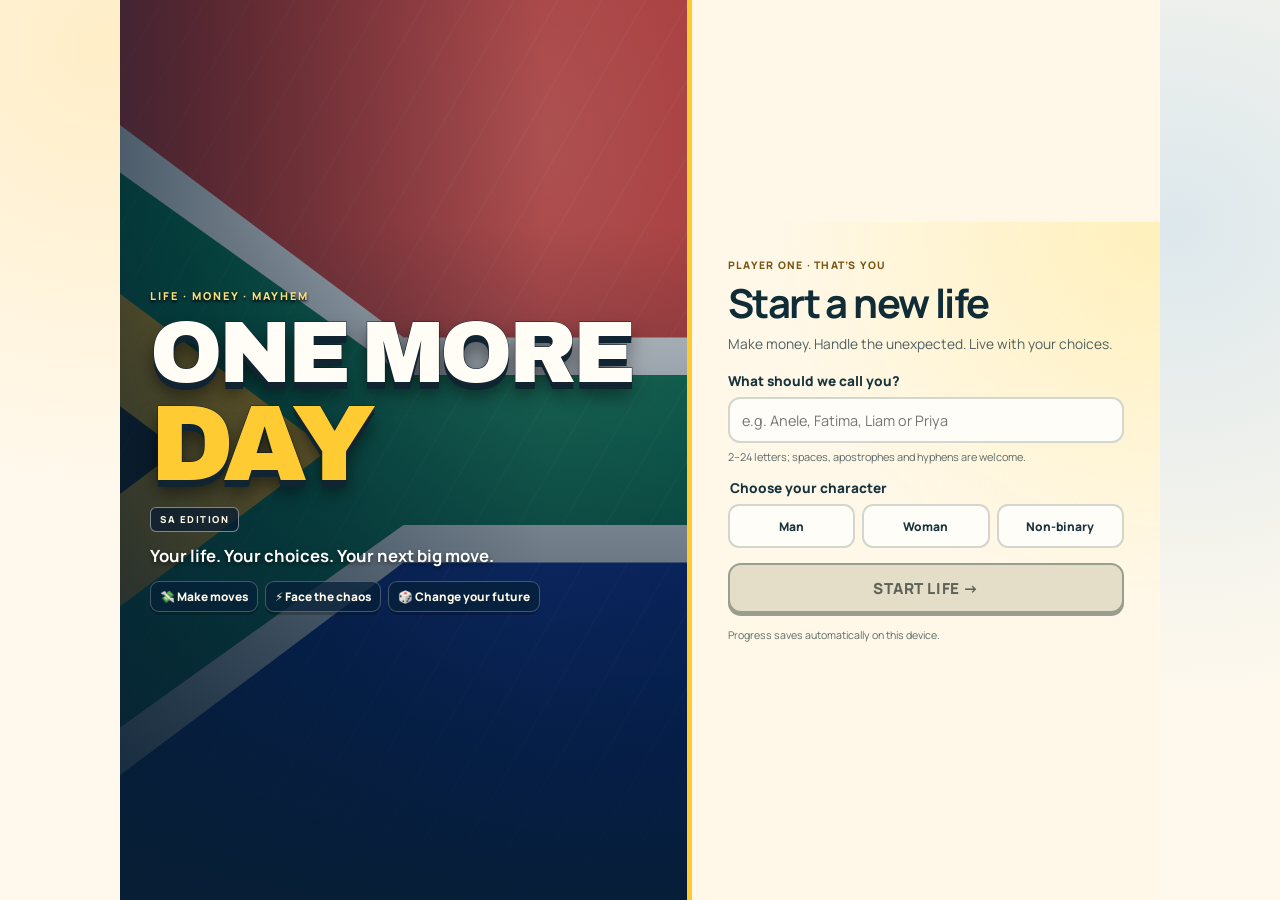
<file: index.html>
<!doctype html>
<html lang="en-ZA" data-game-version="0.10">
<head>
  <meta charset="utf-8">
  <meta name="viewport" content="width=device-width, initial-scale=1, viewport-fit=cover">
  <meta name="theme-color" content="#fff7e8">
  <meta name="description" content="ONE MORE DAY — a South African life, money and choices game.">
  <title>ONE MORE DAY — SA Edition</title>
  <link rel="stylesheet" href="v10-level-up.css?v=20261009-levelup1">
</head>
<body>
  <a class="skip-link" href="#app">Skip to the game</a>
  <main id="app" class="app-root" tabindex="-1"></main>
  <script type="importmap">
    {
      "imports": {
        "./js/core/state.js": "./js/core/state.js?v=20261010-levelup2",
        "./js/core/version.js": "./js/core/version.js?v=20261010-levelup2",
        "./js/data/education.js": "./js/data/education.js?v=20261010-levelup2",
        "./js/data/jobs.js": "./js/data/jobs.js?v=20261010-levelup2",
        "./js/systems/career.js": "./js/systems/career.js?v=20261010-levelup2",
        "./js/systems/day.js": "./js/systems/day.js?v=20261010-levelup2",
        "./js/systems/education.js": "./js/systems/education.js?v=20261010-levelup2",
        "./js/systems/jobs.js": "./js/systems/jobs.js?v=20261010-levelup2",
        "./js/systems/timeline.js": "./js/systems/timeline.js?v=20261010-levelup2",
        "./js/ui/phone.js": "./js/ui/phone.js?v=20261010-levelup2",
        "./js/ui/render.js": "./js/ui/render.js?v=20261010-levelup2"
      }
    }
  </script>
  <script type="module" src="js/app.js?v=20261010-levelup2"></script>
</body>
</html>
</file>
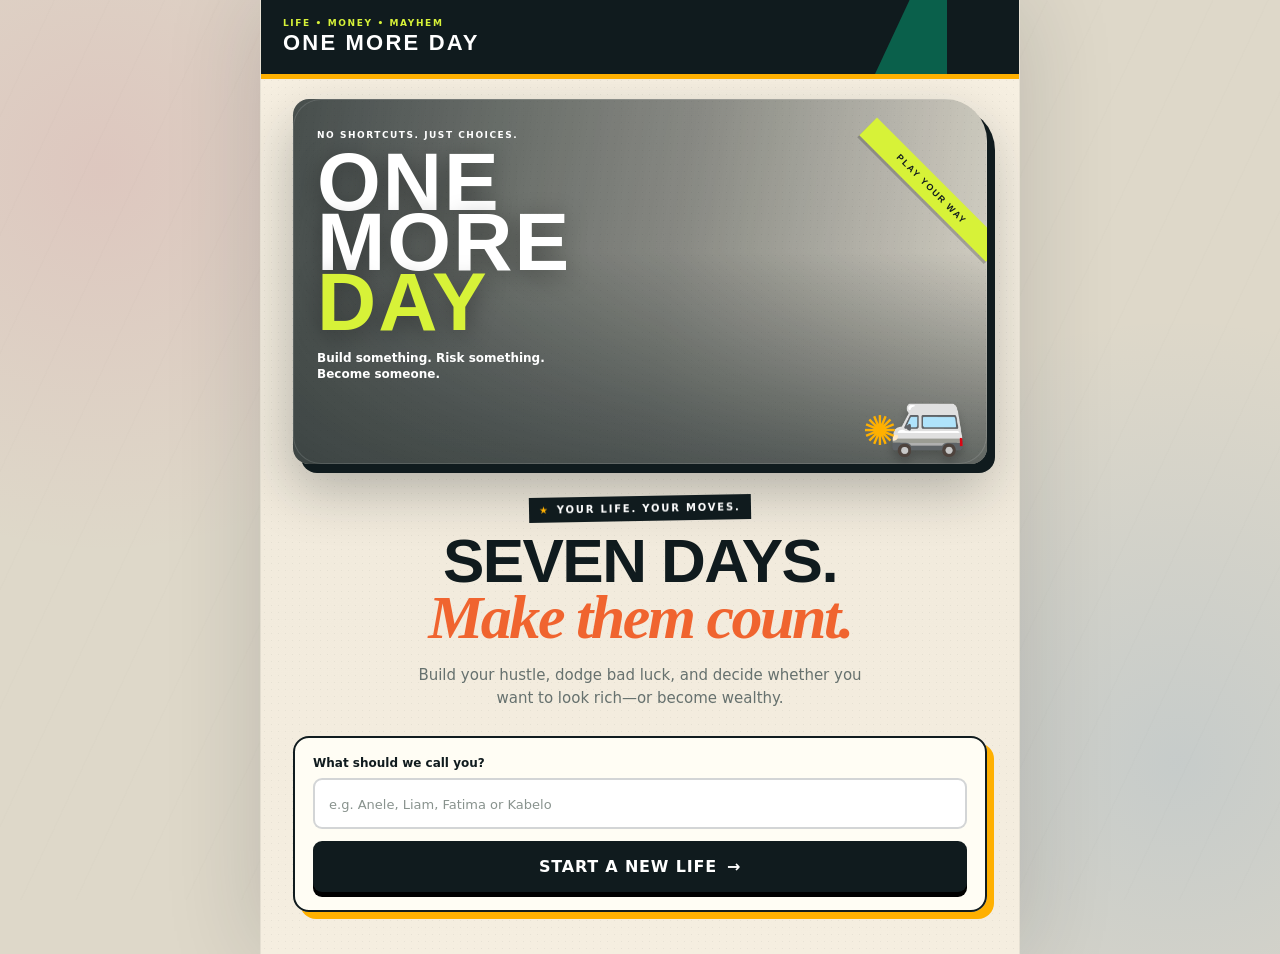
<file: v0.7/index.html>
<!doctype html>
<html lang="en"><head>
  <meta charset="utf-8">
  <meta name="viewport" content="width=device-width, initial-scale=1, viewport-fit=cover">
  <meta name="theme-color" content="#101c18">
  <meta name="description" content="ONE MORE DAY — a bite-sized life and money simulator.">
  <title>ONE MORE DAY</title>
  <link rel="stylesheet" href="../styles.css">
  <link rel="stylesheet" href="../career.css">
  <link rel="stylesheet" href="../life-polish.css">
  <link rel="stylesheet" href="../v05-polish.css">
  <link rel="stylesheet" href="../v06-game.css">
  <link rel="stylesheet" href="../v07-playful.css">
</head>
<body>
  <main class="app-shell">
    <header class="topbar">
      <div class="brand-lockup">
        <p class="eyebrow">LIFE • MONEY • MAYHEM</p>
        <h1>ONE MORE DAY</h1>
      </div>
      <button id="resetButton" class="icon-button hidden" type="button" aria-label="Start a new life">↻</button>
    </header>

    <section id="startScreen" class="screen start-screen">
      <div class="hero-art cover-art" aria-hidden="true">
        <div class="cover-copy">
          <span class="cover-kicker">NO SHORTCUTS. JUST CHOICES.</span>
          <strong><span class="cover-word">ONE</span><span class="cover-word">MORE</span><span class="cover-word accent-word">DAY</span></strong>
          <small>Build something. Risk something. Become someone.</small>
        </div>
        <span class="cover-shade"></span><span class="taxi">🚐</span><span class="protea">✺</span>
      </div>
      <p class="chapter start-chapter">YOUR LIFE. YOUR MOVES.</p>
      <h2>Seven days.<br><em>Make them count.</em></h2>
      <p class="lede">Build your hustle, dodge bad luck, and decide whether you want to look rich—or become wealthy.</p>
      <form id="newLifeForm" class="new-life-card">
        <label for="playerName">What should we call you?</label>
        <input id="playerName" name="playerName" maxlength="32" placeholder="e.g. Anele, Liam, Fatima or Kabelo" autocomplete="given-name">
        <button class="primary-button" type="submit">START A NEW LIFE <span>→</span></button>
        <button id="continueButton" class="text-button hidden" type="button">Continue saved life</button>
      </form>
    </section>

    <section id="gameScreen" class="screen hidden" aria-live="polite">
      <div class="day-strip">
        <div><span>DAY</span><strong id="dayValue">1 / 7</strong></div>
        <div><span>AGE</span><strong id="ageValue">18</strong></div>
        <div class="money"><span>CASH</span><strong id="cashValue">R250</strong></div>
        <div><span>NET WORTH</span><strong id="netWorthValue">R250</strong></div>
      </div>

      <div id="statGrid" class="stat-grid"></div>

      <details class="relationship-panel">
        <summary><div><p class="chapter">YOUR PEOPLE</p><h3>Relationships</h3></div><span>View bonds⌄</span></summary>
        <div id="relationshipGrid" class="relationship-grid"></div>
      </details>

      <section id="storyCard" class="story-card">
        <div class="scene-stamp" aria-hidden="true">TODAY'S STORY</div>
        <div class="story-head">
          <span id="storyIcon" class="story-icon">🌅</span>
          <div><p id="storyKicker" class="chapter">MONDAY MORNING</p><h2 id="storyTitle">The week is yours.</h2></div>
        </div>
        <p id="storyText">Your wallet is light, but your ambition isn't. Pick a hustle to earn today's bread.</p>
        <div id="choiceList" class="choice-list"></div>
      </section>

      <section id="activityPanel" class="activity-panel">
        <div class="section-title"><div><p class="chapter">YOUR WORK</p><h3 id="workTitle">Choose a career path</h3></div><span id="energyHint">Build it over time</span></div>
        <div id="hustleList" class="hustle-list"></div>
      </section>

      <div id="toast" class="toast" role="status"></div>
      <button id="nextDayButton" class="primary-button next-button" type="button" disabled="">CHOOSE A CAREER FIRST</button>
      <p class="save-note">Progress saves automatically on this device.</p>
    </section>

    <section id="summaryScreen" class="screen summary-screen hidden">
      <div class="summary-badge">WEEK 1 COMPLETE</div>
      <h2 id="summaryTitle">You survived the week.</h2>
      <p id="summaryMessage" class="lede"></p>
      <div id="summaryScore" class="big-score"></div>
      <div id="summaryGrid" class="summary-grid"></div>
      <div class="quote-card"><span>“</span><p id="summaryQuote"></p></div>
      <button id="continueWeekButton" class="primary-button" type="button">CONTINUE YOUR STORY <span>→</span></button>
      <button id="replayButton" class="text-button" type="button">Start a different life</button>
    </section>
  </main>

  <div id="chaseGame" class="chase-modal hidden" role="dialog" aria-modal="true" aria-labelledby="chaseTitle">
    <div class="chase-card">
      <div class="chase-heading">
        <div><p class="chapter">CHAOS AT THE TAXI RANK</p><h2 id="chaseTitle">Don’t lose them!</h2></div>
        <span class="chase-phone">📱</span>
      </div>
      <p id="chaseCallout">Tap the runner four times. They keep changing lanes.</p>
      <div class="chase-status"><strong id="chaseHits">0 / 4 catches</strong><span id="chaseTime">7.0s</span></div>
      <div class="chase-meter" aria-hidden="true"><i id="chaseMeterFill"></i></div>
      <div id="chaseTrack" class="chase-track">
        <div class="rank-skyline" aria-hidden="true"></div>
        <div class="rank-sign" aria-hidden="true">TAXI RANK</div>
        <span class="rank-extra extra-one" aria-hidden="true">🚕</span>
        <span class="rank-extra extra-two" aria-hidden="true">🧺</span>
        <span class="rank-extra extra-three" aria-hidden="true">🧍🏾</span>
        <div id="chaseBurst" class="chase-burst" aria-hidden="true"></div>
        <button id="thiefButton" type="button" aria-label="Catch the phone thief"><span>🏃🏾</span><b>📱</b></button>
      </div>
      <p class="chase-tip">KEEP YOUR EYES UP • TAP FAST • DON’T PANIC</p>
    </div>
  </div>
  <script src="../js/game-systems.js?v=07"></script>
  <script src="../js/life-game.js?v=07"></script>


</body>
</html>
</file>
<file: v10-level-up.css>
@import url("v09-life-begins.css?v=20261004-time2");

:root {
  --level-up-violet: #6d4aff;
  --level-up-mint: #19a974;
  --level-up-sky: #2c8ee8;
  --level-up-sun: #ffbf2f;
}

body {
  background:
    radial-gradient(circle at 8% 5%, rgba(255, 191, 47, .2), transparent 28rem),
    radial-gradient(circle at 92% 25%, rgba(44, 142, 232, .16), transparent 30rem),
    #fff9ed;
}

body:has(.phone-overlay) {
  overflow: hidden;
}

.game-shell {
  animation: level-up-arrive .45s cubic-bezier(.2, .8, .2, 1) both;
}

.phone-launch {
  background: linear-gradient(135deg, #1d2440, #43348f 60%, var(--level-up-violet));
  box-shadow: 0 12px 28px rgba(57, 43, 138, .3), inset 0 1px 0 rgba(255,255,255,.25);
  transition: transform .18s ease, box-shadow .18s ease;
}

.phone-launch:hover,
.phone-launch:focus-visible {
  transform: translateY(-2px) rotate(-1deg);
  box-shadow: 0 16px 34px rgba(57, 43, 138, .38), inset 0 1px 0 rgba(255,255,255,.3);
}

.phone-device {
  background: linear-gradient(160deg, #202541, #090b14 65%);
  box-shadow: 0 26px 80px rgba(9, 11, 20, .48), inset 0 1px 1px rgba(255,255,255,.25);
  animation: phone-pop .28s cubic-bezier(.2, .9, .25, 1.15) both;
}

.phone-screen {
  background:
    radial-gradient(circle at 12% 8%, rgba(255, 191, 47, .2), transparent 32%),
    linear-gradient(165deg, #fffdf8, #f3f4ff 56%, #eefcff);
}

.phone-screen__header {
  background: rgba(255,255,255,.82);
  border-bottom: 1px solid rgba(77, 63, 146, .12);
  backdrop-filter: blur(12px);
}

.phone-app-grid {
  align-content: start;
  gap: .72rem;
}

.phone-app {
  min-width: 0;
  overflow: hidden;
  border: 1px solid rgba(40, 45, 78, .08);
  box-shadow: 0 8px 20px rgba(48, 45, 91, .11);
  transition: transform .16s ease, box-shadow .16s ease, filter .16s ease;
}

.phone-app:hover,
.phone-app:focus-visible {
  transform: translateY(-3px) scale(1.015);
  box-shadow: 0 13px 25px rgba(48, 45, 91, .18);
  filter: saturate(1.08);
}

.phone-app--purple { background: linear-gradient(145deg, #eee9ff, #dcd3ff); }
.phone-app--sun { background: linear-gradient(145deg, #fff6cf, #ffe59a); }
.phone-app--green { background: linear-gradient(145deg, #e5faef, #bfeecf); }
.phone-app--blue { background: linear-gradient(145deg, #e7f4ff, #c9e7ff); }
.phone-app--pink { background: linear-gradient(145deg, #ffeaf3, #ffd1e4); }
.phone-app--orange { background: linear-gradient(145deg, #fff0df, #ffd4a3); }

.phone-app__icon {
  filter: drop-shadow(0 3px 4px rgba(40, 35, 72, .15));
  animation: icon-breathe 2.8s ease-in-out infinite;
}

.phone-card {
  border: 1px solid rgba(70, 65, 112, .1);
  box-shadow: 0 9px 22px rgba(49, 47, 84, .09);
  animation: card-rise .32s ease both;
}

.phone-card:nth-child(2) { animation-delay: .04s; }
.phone-card:nth-child(3) { animation-delay: .08s; }

.phone-action {
  transition: transform .14s ease, box-shadow .14s ease, background .14s ease;
}

.phone-action:not(:disabled):hover,
.phone-action:not(:disabled):focus-visible {
  transform: translateY(-1px);
  box-shadow: 0 7px 16px rgba(64, 50, 153, .18);
}

.phone-action[data-action="ENROL_STUDY"],
.phone-action[data-action="FAST_FORWARD_STUDY"] {
  background: linear-gradient(135deg, var(--level-up-violet), #8e6cff);
  color: #fff;
}

@keyframes level-up-arrive {
  from { opacity: 0; transform: translateY(8px); }
}

@keyframes phone-pop {
  from { opacity: 0; transform: translateY(18px) scale(.94); }
}

@keyframes card-rise {
  from { opacity: 0; transform: translateY(8px); }
}

@keyframes icon-breathe {
  50% { transform: translateY(-2px) scale(1.04); }
}

@media (max-width: 360px) {
  .phone-device { width: min(calc(100% - 10px), 390px); }
  .phone-screen { padding-inline: .65rem; }
  .phone-app-grid { grid-template-columns: repeat(2, minmax(0, 1fr)); gap: .55rem; }
  .phone-app { padding: .72rem .55rem; }
  .phone-app small { overflow-wrap: anywhere; }
  .phone-card { padding: .82rem; }
}

@media (prefers-reduced-motion: reduce) {
  .game-shell,
  .phone-device,
  .phone-card,
  .phone-app__icon { animation: none; }
  .phone-launch,
  .phone-app,
  .phone-action { transition: none; }
}
</file>
<file: styles.css>
:root {
  --ink:#102019; --muted:#6f7e76; --paper:#f3f0e5; --card:#fffdf7;
  --green:#176c45; --lime:#dff36a; --gold:#f3b43c; --red:#dc5d4a;
  --line:rgba(16,32,25,.13); --shadow:0 16px 45px rgba(13,36,26,.12);
}
*{box-sizing:border-box} body{margin:0;background:var(--paper);color:var(--ink);font-family:Inter,ui-sans-serif,system-ui,-apple-system,"Segoe UI",sans-serif;min-height:100vh}
button,input{font:inherit}button{cursor:pointer}.hidden{display:none!important}.app-shell{width:min(100%,680px);min-height:100vh;margin:auto;background:linear-gradient(180deg,#f8f5eb,#eeeadd);box-shadow:0 0 80px rgba(16,32,25,.08)}
.topbar{padding:max(18px,env(safe-area-inset-top)) 20px 14px;display:flex;align-items:center;justify-content:space-between;border-bottom:1px solid var(--line)}h1{font-size:19px;letter-spacing:.12em;margin:2px 0}.eyebrow,.chapter{font-size:10px;letter-spacing:.18em;font-weight:900;color:var(--green);margin:0}.icon-button{width:40px;height:40px;border-radius:50%;border:1px solid var(--line);background:transparent;font-size:22px}.screen{padding:24px 18px 34px}.start-screen{text-align:center;padding-top:36px}.hero-art{height:190px;position:relative;overflow:hidden;border-radius:28px;background:linear-gradient(#e5f3d8 0 57%,#d2a05b 57%);margin-bottom:30px}.sun{position:absolute;width:92px;height:92px;border-radius:50%;background:var(--gold);left:50%;top:25px;transform:translateX(-50%)}.city{position:absolute;inset:auto 0 36px;height:74px;background:linear-gradient(90deg,#1a5139 0 10%,transparent 10% 13%,#26664a 13% 28%,transparent 28% 32%,#173f30 32% 44%,transparent 44% 48%,#286d4c 48% 63%,transparent 63% 67%,#174a35 67% 80%,transparent 80% 83%,#2a6549 83%);clip-path:polygon(0 42%,10% 42%,10% 18%,20% 18%,20% 48%,34% 48%,34% 0,44% 0,44% 51%,54% 51%,54% 23%,65% 23%,65% 45%,75% 45%,75% 8%,86% 8%,86% 38%,100% 38%,100% 100%,0 100%)}.taxi{position:absolute;right:38px;bottom:9px;font-size:48px;filter:drop-shadow(0 6px 4px rgba(0,0,0,.2))}.start-screen h2,.summary-screen h2{font-family:Georgia,serif;font-size:clamp(38px,10vw,62px);line-height:.95;margin:12px 0 18px}.start-screen h2 em{color:var(--green)}.lede{color:var(--muted);line-height:1.55;margin:0 auto 26px;max-width:470px}.new-life-card{background:var(--card);padding:18px;border:1px solid var(--line);border-radius:20px;box-shadow:var(--shadow);text-align:left}.new-life-card label{display:block;font-size:12px;font-weight:800;margin-bottom:8px}.new-life-card input{width:100%;padding:14px;border:1px solid var(--line);border-radius:12px;background:#f8f5ec;font-size:16px;margin-bottom:12px;outline:none}.new-life-card input:focus{border-color:var(--green);box-shadow:0 0 0 3px rgba(23,108,69,.12)}.primary-button{width:100%;border:0;border-radius:13px;background:var(--ink);color:white;font-weight:900;letter-spacing:.05em;padding:16px;display:flex;justify-content:center;gap:10px}.primary-button:not(:disabled):active{transform:translateY(1px)}.primary-button:disabled{opacity:.42;cursor:not-allowed}.text-button{border:0;background:none;color:var(--green);font-weight:800;width:100%;padding:14px 0 2px}.day-strip{display:grid;grid-template-columns:repeat(4,1fr);gap:6px;border-bottom:1px solid var(--line);padding-bottom:17px}.day-strip div{border-right:1px solid var(--line);padding:0 7px}.day-strip div:last-child{border:0}.day-strip span{display:block;font-size:8px;letter-spacing:.11em;font-weight:900;color:var(--muted);margin-bottom:5px}.day-strip strong{font-size:14px;white-space:nowrap}.day-strip .money strong{color:var(--green)}.stat-grid{display:grid;grid-template-columns:repeat(3,1fr);gap:8px;margin:16px 0}.stat{background:rgba(255,255,255,.58);border:1px solid var(--line);padding:9px;border-radius:10px}.stat-label{display:flex;justify-content:space-between;font-size:9px;font-weight:900;color:var(--muted);text-transform:uppercase}.bar{height:5px;background:#deddd4;border-radius:5px;margin-top:6px;overflow:hidden}.bar i{display:block;height:100%;border-radius:5px;background:var(--green);transition:width .3s}.story-card{background:var(--card);border:1px solid var(--line);border-radius:22px;padding:20px;box-shadow:var(--shadow);margin:12px 0}.story-head{display:flex;gap:13px;align-items:center}.story-icon{display:grid;place-items:center;width:50px;height:50px;border-radius:15px;background:var(--lime);font-size:25px;flex:none}.story-card h2{font-family:Georgia,serif;margin:3px 0 0;font-size:25px}.story-card>p{line-height:1.5;color:#536159}.choice-list{display:grid;gap:9px;margin-top:16px}.choice{border:1px solid var(--line);background:#f7f4eb;text-align:left;border-radius:12px;padding:13px;font-weight:800;color:var(--ink)}.choice small{display:block;color:var(--muted);font-weight:500;margin-top:3px}.choice:hover{border-color:var(--green)}.choice:disabled{opacity:.45}.activity-panel{margin-top:20px}.section-title{display:flex;justify-content:space-between;align-items:end}.section-title h3{margin:3px 0;font-family:Georgia,serif;font-size:24px}.section-title>span{font-size:10px;color:var(--muted)}.hustle-list{display:grid;gap:9px;margin-top:12px}.hustle{display:grid;grid-template-columns:45px 1fr auto;gap:11px;align-items:center;width:100%;padding:13px;border-radius:14px;border:1px solid var(--line);background:rgba(255,255,255,.6);text-align:left;color:var(--ink)}.hustle:hover:not(:disabled){border-color:var(--green);transform:translateY(-1px)}.hustle.done{background:#e5efdf;border-color:#7fa688}.hustle:disabled:not(.done){opacity:.43}.hustle-icon{font-size:25px}.hustle strong,.hustle small{display:block}.hustle small{color:var(--muted);margin-top:2px}.reward{font-weight:900;color:var(--green);white-space:nowrap}.next-button{margin-top:19px;background:var(--green)}.save-note{text-align:center;font-size:10px;color:var(--muted)}.toast{position:fixed;z-index:10;left:50%;bottom:90px;transform:translate(-50%,20px);width:min(90%,430px);background:var(--ink);color:#fff;padding:12px 16px;border-radius:12px;opacity:0;pointer-events:none;transition:.25s;text-align:center;font-weight:700;box-shadow:var(--shadow)}.toast.show{opacity:1;transform:translate(-50%,0)}.summary-screen{text-align:center;padding-top:50px}.summary-badge{display:inline-block;background:var(--lime);color:var(--ink);font-size:10px;letter-spacing:.16em;font-weight:900;padding:8px 13px;border-radius:20px}.big-score{font:700 54px Georgia,serif;color:var(--green);margin:12px}.big-score small{font:800 11px Inter,sans-serif;color:var(--muted);display:block;letter-spacing:.12em}.summary-grid{display:grid;grid-template-columns:repeat(2,1fr);gap:9px;text-align:left;margin:20px 0}.summary-item{background:var(--card);border:1px solid var(--line);border-radius:13px;padding:13px}.summary-item span{font-size:9px;color:var(--muted);font-weight:900;letter-spacing:.1em}.summary-item strong{display:block;font-size:20px;margin-top:3px}.quote-card{display:flex;text-align:left;background:var(--ink);color:white;padding:17px;border-radius:16px;margin:22px 0}.quote-card span{font:50px Georgia;color:var(--lime);line-height:.7;margin-right:10px}.quote-card p{margin:0;line-height:1.45}.positive{color:var(--green)!important}.negative{color:var(--red)!important}
@media(min-width:560px){.screen{padding-left:32px;padding-right:32px}.hustle-list{grid-template-columns:repeat(3,1fr)}.hustle{grid-template-columns:1fr;text-align:center}.hustle-icon{font-size:30px}.reward{margin-top:4px}.stat-grid{grid-template-columns:repeat(6,1fr)}}
@media(prefers-reduced-motion:reduce){*{scroll-behavior:auto!important;transition:none!important}}
</file>
<file: career.css>
.career-card{background:var(--card);border:1px solid var(--line);border-radius:17px;padding:16px;margin-top:12px}.career-top{display:flex;gap:12px;align-items:center}.career-top .hustle-icon{font-size:34px}.career-top div{flex:1}.career-top strong,.career-top small{display:block}.career-top small{color:var(--muted);margin-top:3px}.career-progress{height:8px;background:#deddd4;border-radius:8px;overflow:hidden;margin:14px 0 5px}.career-progress i{display:block;height:100%;background:var(--gold);border-radius:8px}.career-meta{display:flex;justify-content:space-between;color:var(--muted);font-size:10px;font-weight:800}.upgrade-list{display:grid;grid-template-columns:1fr 1fr;gap:8px;margin-top:13px}.upgrade{border:1px solid var(--line);background:#f7f4eb;border-radius:11px;padding:11px;text-align:left;color:var(--ink)}.upgrade strong,.upgrade small{display:block}.upgrade small{color:var(--muted);margin-top:3px}.upgrade:disabled{opacity:.4}.opportunity{margin-top:10px;border:1px dashed var(--green);border-radius:12px;padding:11px;color:var(--green);background:#edf5e8;font-weight:800;width:100%}
</file>
<file: life-polish.css>
.cover-art{height:250px;background:linear-gradient(165deg,#102f25 0 55%,#d3903d 55% 68%,#f1bd4b 68%);box-shadow:0 22px 45px rgba(16,32,25,.2);isolation:isolate}.cover-art:before{content:"";position:absolute;inset:0;background:radial-gradient(circle at 82% 18%,rgba(223,243,106,.22) 0 2px,transparent 3px);background-size:22px 22px;opacity:.8}.cover-copy{position:absolute;z-index:6;text-align:left;left:22px;top:24px;color:white}.cover-copy span{font-size:8px;letter-spacing:.23em;font-weight:900;color:var(--lime)}.cover-copy strong{display:block;font:700 27px/1.02 Georgia,serif;margin-top:7px;letter-spacing:.02em}.cover-art .sun{width:105px;height:105px;left:auto;right:26px;top:30px;background:var(--gold);box-shadow:0 0 0 13px rgba(243,180,60,.12)}.mountain{position:absolute;z-index:2;bottom:57px;left:-3%;width:74%;height:92px;background:#214d3b;clip-path:polygon(0 100%,8% 64%,22% 55%,31% 30%,60% 24%,70% 47%,80% 49%,100% 100%)}.cover-art .city{z-index:3;bottom:42px;opacity:.94}.cover-art .taxi{z-index:7;font-size:54px;right:24px;bottom:7px}.protea{position:absolute;z-index:7;color:#f5d878;font-size:34px;left:19px;bottom:10px}.relationship-panel{margin:18px 0}.relationship-grid{display:grid;grid-template-columns:repeat(3,1fr);gap:8px;margin-top:10px}.person{background:rgba(255,255,255,.62);border:1px solid var(--line);border-radius:13px;padding:10px;text-align:center}.person-avatar{font-size:24px;display:block}.person strong,.person small{display:block}.person strong{font-size:11px;margin-top:4px}.person small{font-size:9px;color:var(--muted);margin:2px 0 7px}.bond{height:5px;background:#deddd4;border-radius:5px;overflow:hidden}.bond i{display:block;height:100%;background:#d65c75}.performance{display:flex;align-items:center;gap:8px;margin-top:10px;padding:9px 11px;background:#eef3e9;border-radius:10px;font-size:11px}.performance b{color:var(--green)}.work-situation{margin-top:13px;padding-top:13px;border-top:1px solid var(--line)}.work-situation>strong{font-family:Georgia,serif;font-size:17px}.work-situation>p{font-size:12px;line-height:1.4;color:var(--muted);margin:5px 0 10px}.work-options{display:grid;gap:7px}.work-option{border:1px solid var(--line);border-radius:10px;background:#fff;padding:9px;text-align:left;color:var(--ink);font-size:11px;font-weight:800}.work-option small{display:block;color:var(--muted);font-weight:500;margin-top:2px}.fired-card{background:#fff0eb;border:1px solid #e6a093;border-radius:14px;padding:15px;margin-top:12px}.fired-card strong{color:#9b3427}.warning{color:var(--red)!important}
@media(min-width:560px){.cover-art{height:285px}.cover-copy strong{font-size:35px}.work-options{grid-template-columns:repeat(3,1fr)}}
</file>
<file: v05-polish.css>
.cover-art{height:275px;background-image:url("https://commons.wikimedia.org/wiki/Special:Redirect/file/Ominous%20Sunset%20over%20Johannesburg.jpg?width=1200");background-size:cover;background-position:center 48%;box-shadow:0 22px 45px rgba(16,32,25,.25);isolation:isolate}.cover-art:before{content:"";position:absolute;inset:0;background:linear-gradient(100deg,rgba(7,25,20,.88) 0%,rgba(7,25,20,.32) 58%,rgba(7,25,20,.08)),linear-gradient(0deg,rgba(7,25,20,.65),transparent 55%);z-index:1}.cover-shade{position:absolute;inset:0;z-index:2;box-shadow:inset 0 0 0 1px rgba(255,255,255,.13);border-radius:28px}.cover-copy{z-index:6}.cover-copy strong{font-size:29px;text-shadow:0 3px 20px rgba(0,0,0,.5)}.cover-art .taxi{z-index:7}.protea{z-index:7}.relationship-panel{margin:18px 0;border:1px solid var(--line);background:rgba(255,255,255,.58);border-radius:16px;padding:0 13px}.relationship-panel summary{list-style:none;display:flex;align-items:center;justify-content:space-between;cursor:pointer;padding:13px 0}.relationship-panel summary::-webkit-details-marker{display:none}.relationship-panel summary h3{font:700 20px Georgia,serif;margin:2px 0}.relationship-panel summary>span{font-size:10px;color:var(--green);font-weight:900}.relationship-panel[open] summary>span{font-size:0}.relationship-panel[open] summary>span:after{content:"Hide bonds⌃";font-size:10px}.relationship-grid{padding-bottom:13px}.work-option,.choice,.hustle,.upgrade,.opportunity{transition:transform .16s,box-shadow .16s,border-color .16s}.work-option:hover,.choice:hover,.hustle:hover,.upgrade:hover:not(:disabled),.opportunity:hover{border-color:var(--green)!important;box-shadow:0 7px 18px rgba(23,108,69,.1);transform:translateY(-1px)}.work-option:active,.choice:active,.hustle:active,.upgrade:active,.opportunity:active,.primary-button:active{transform:scale(.985)}.story-card{overflow:hidden}.choice{position:relative;padding-right:35px}.choice:after{content:"›";position:absolute;right:13px;top:50%;transform:translateY(-50%);font-size:22px;color:var(--green)}.day-strip{position:sticky;top:0;z-index:8;background:rgba(243,240,229,.94);backdrop-filter:blur(12px);padding-top:10px}.new-life-card{backdrop-filter:blur(8px)}
@media(min-width:560px){.cover-art{height:310px}.cover-copy strong{font-size:38px}}
.photo-credit{font-size:8px;color:var(--muted);text-align:right;margin:-22px 8px 18px;position:relative;z-index:8;background:rgba(255,255,255,.72);display:inline-block;float:right;padding:3px 6px;border-radius:6px}.photo-credit+.chapter{clear:both}
.hidden-stakes{font-size:9px!important;font-style:italic;margin:9px 0 0!important}.work-option small{opacity:.68}.new-life-card input::placeholder{color:#89938e;font-size:13px}
</file>
<file: v06-game.css>
.cover-copy{top:28px}.cover-copy strong{font-size:31px}.path-note{font-size:10px;color:var(--muted);margin-top:3px}.empire-progress{margin:11px 0;padding:10px;background:#14271f;color:white;border-radius:11px}.empire-progress div{display:flex;justify-content:space-between;font-size:9px;font-weight:900;letter-spacing:.08em}.empire-progress .bar{background:rgba(255,255,255,.16);height:6px}.empire-progress .bar i{background:var(--lime)}.expansion-button{grid-column:1/-1;border:1px solid #dfbd6b;background:#fff8de;border-radius:11px;padding:11px;text-align:left;color:var(--ink)}.expansion-button strong,.expansion-button small{display:block}.expansion-button small{color:var(--muted);margin-top:3px}.expansion-button:disabled{opacity:.4}.summary-screen .text-button{margin-top:9px}.chase-modal{position:fixed;z-index:50;inset:0;background:rgba(8,24,18,.86);display:grid;place-items:center;padding:20px;backdrop-filter:blur(8px)}.chase-card{width:min(100%,480px);background:var(--paper);border-radius:24px;padding:20px;box-shadow:0 30px 90px rgba(0,0,0,.4)}.chase-card h2{font:700 30px Georgia,serif;margin:5px 0}.chase-card>p:not(.chapter){color:var(--muted);margin:0 0 13px}.chase-status{display:flex;justify-content:space-between;font-size:12px;font-weight:900;margin-bottom:8px}.chase-track{height:300px;position:relative;overflow:hidden;border-radius:17px;background:linear-gradient(160deg,#ecd89e,#c17e3e);box-shadow:inset 0 0 0 1px rgba(0,0,0,.1)}.chase-track:before{content:"";position:absolute;inset:0;background:repeating-linear-gradient(90deg,transparent 0 58px,rgba(255,255,255,.14) 59px 61px)}#thiefButton{position:absolute;left:42%;top:42%;width:64px;height:64px;border:0;border-radius:50%;background:#fff;box-shadow:0 7px 20px rgba(0,0,0,.25);font-size:31px;transition:left .12s,top .12s,transform .08s}#thiefButton:active{transform:scale(.82)}
</file>
<file: v07-playful.css>
:root{
  --ink:#101b1e;
  --muted:#66716e;
  --paper:#f2eadb;
  --card:#fffdf5;
  --green:#08785b;
  --lime:#d7f238;
  --gold:#ffb000;
  --orange:#f0642f;
  --blue:#2878d0;
  --pink:#d84b75;
  --line:rgba(16,27,30,.16);
  --shadow:0 18px 42px rgba(22,39,36,.14);
}

html{scroll-behavior:smooth}
body{
  background:
    radial-gradient(circle at 8% 18%,rgba(216,75,117,.12),transparent 24rem),
    radial-gradient(circle at 92% 80%,rgba(40,120,208,.13),transparent 28rem),
    #ded8c9;
  font-family:"Segoe UI Variable","Trebuchet MS",ui-sans-serif,system-ui,sans-serif;
}
body:before{
  content:"";position:fixed;inset:0;pointer-events:none;opacity:.22;
  background-image:repeating-linear-gradient(115deg,transparent 0 48px,rgba(16,27,30,.04) 49px 50px);
}
.app-shell{
  width:min(100%,760px);position:relative;overflow:hidden;
  background:linear-gradient(180deg,#f8f1e3 0,#f1eadc 48%,#f5eee0 100%);
  border-inline:1px solid rgba(16,27,30,.07);box-shadow:0 0 90px rgba(16,27,30,.16);
}
.app-shell:before{
  content:"";position:absolute;inset:0;pointer-events:none;opacity:.16;
  background-image:radial-gradient(rgba(16,27,30,.35) .65px,transparent .7px);background-size:7px 7px;
  mix-blend-mode:multiply;
}
.topbar{
  position:relative;z-index:12;background:var(--ink);color:white;border:0;padding:18px 22px 16px;
  box-shadow:0 5px 0 var(--gold);
}
.topbar:after{content:"";position:absolute;right:72px;top:0;width:72px;height:100%;background:var(--green);clip-path:polygon(48% 0,100% 0,100% 100%,0 100%);opacity:.75}
.brand-lockup{position:relative;z-index:1}.topbar .eyebrow{color:var(--lime);font-size:9px}.topbar h1{font-family:Impact,"Arial Black",sans-serif;font-weight:900;letter-spacing:.1em;font-size:22px}
.topbar .icon-button{position:relative;z-index:2;color:white;border-color:rgba(255,255,255,.3);background:rgba(255,255,255,.08);transition:.2s}
.topbar .icon-button:hover{background:var(--lime);color:var(--ink);transform:rotate(-12deg)}

.screen{position:relative;z-index:1;padding:26px 18px 42px}.start-screen{padding-top:25px}
.cover-art{height:330px;border-radius:16px 42px 16px 16px;margin-bottom:27px;background-position:center 48%;box-shadow:8px 9px 0 var(--ink),0 24px 55px rgba(16,27,30,.3)}
.cover-art:before{background:linear-gradient(100deg,rgba(8,20,23,.92) 0%,rgba(8,20,23,.58) 54%,rgba(8,20,23,.15)),linear-gradient(0deg,rgba(8,20,23,.74),transparent 58%)}
.cover-art:after{content:"PLAY YOUR WAY";position:absolute;right:-34px;top:78px;z-index:8;padding:8px 42px;background:var(--lime);color:var(--ink);font:900 9px/1 "Segoe UI",sans-serif;letter-spacing:.18em;transform:rotate(45deg);box-shadow:0 3px 0 rgba(0,0,0,.2)}
.cover-copy{left:24px;right:24px;top:31px;text-align:left}.cover-copy .cover-kicker{display:block;color:white;font-size:9px;letter-spacing:.17em;font-weight:900;margin-bottom:12px}
.cover-copy strong{display:flex!important;flex-direction:column;align-items:flex-start;font-family:Impact,"Arial Black",sans-serif!important;font-size:clamp(54px,15vw,88px)!important;line-height:.73!important;letter-spacing:.025em!important;text-shadow:0 5px 24px rgba(0,0,0,.4)!important}
.cover-copy strong .cover-word{display:block;color:white;font-size:inherit;font-weight:inherit;line-height:inherit;letter-spacing:inherit;transform:translateX(-24px);opacity:0;animation:coverWord .55s cubic-bezier(.2,.9,.25,1.2) forwards}
.cover-word:nth-child(2){animation-delay:.12s}.cover-word:nth-child(3){animation-delay:.24s}.cover-copy strong .accent-word{color:var(--lime);transform:translateX(-24px) rotate(-2deg)}
.cover-copy small{display:block;color:white;font-weight:700;margin-top:18px;font-size:11px;max-width:250px;line-height:1.35;opacity:0;animation:fadeUp .45s .55s forwards}
.cover-art .taxi{font-size:62px;right:21px;bottom:5px;animation:taxiIdle 2.8s ease-in-out infinite}.cover-art .protea{color:var(--gold);font-size:41px;left:auto;right:90px;bottom:9px;animation:spinSlow 12s linear infinite}
.start-chapter{display:inline-flex;align-items:center;gap:7px;background:var(--ink);color:white;padding:7px 10px;transform:rotate(-1deg);margin-top:5px}.start-chapter:before{content:"★";color:var(--gold)}
.start-screen h2,.summary-screen h2{font-family:Impact,"Arial Black",sans-serif;letter-spacing:-.025em;text-transform:uppercase;line-height:.9}.start-screen h2 em{font-family:Georgia,serif;text-transform:none;letter-spacing:-.04em;color:var(--orange)}
.lede{font-size:15px}.new-life-card{border-radius:16px;border:2px solid var(--ink);box-shadow:7px 7px 0 var(--gold);background:rgba(255,253,245,.96)}
.new-life-card input{border:2px solid rgba(16,27,30,.18);border-radius:9px;background:white}.new-life-card input:focus{border-color:var(--blue);box-shadow:0 0 0 4px rgba(40,120,208,.14)}
.primary-button{position:relative;overflow:hidden;border-radius:9px;background:var(--ink);box-shadow:0 5px 0 #000;transition:transform .16s,box-shadow .16s,background .16s}
.primary-button:before{content:"";position:absolute;top:0;bottom:0;left:-40%;width:26%;background:linear-gradient(90deg,transparent,rgba(255,255,255,.25),transparent);transform:skewX(-20deg);transition:left .45s}
.primary-button:hover:not(:disabled){background:var(--green);transform:translateY(-2px);box-shadow:0 7px 0 #063b2e}.primary-button:hover:before{left:115%}.primary-button:active:not(:disabled){transform:translateY(3px);box-shadow:0 2px 0 #000}

.day-strip{
  position:sticky;top:0;z-index:9;margin:0 -18px;padding:12px 18px 14px;
  background:rgba(16,27,30,.96);color:white;border:0;box-shadow:0 5px 0 var(--gold),0 10px 26px rgba(16,27,30,.16);backdrop-filter:blur(15px);
}
.day-strip div{border-color:rgba(255,255,255,.14);padding:0 9px}.day-strip span{color:#a8bbb4}.day-strip strong{font-size:16px}.day-strip .money strong{color:var(--lime)}
.day-strip strong.value-bump{display:inline-block;animation:valueBump .42s ease}

.stat-grid{grid-template-columns:repeat(3,1fr);gap:9px;margin:22px 0 17px}.stat{position:relative;overflow:hidden;background:white;border:1px solid rgba(16,27,30,.13);border-radius:12px;padding:11px 10px;box-shadow:0 5px 12px rgba(16,27,30,.06)}
.stat:before{content:"";position:absolute;left:0;top:0;bottom:0;width:4px;background:var(--stat-color,var(--green))}.stat:nth-child(1){--stat-color:var(--pink)}.stat:nth-child(2){--stat-color:var(--gold)}.stat:nth-child(3){--stat-color:var(--blue)}.stat:nth-child(4){--stat-color:#7c5ac7}.stat:nth-child(5){--stat-color:var(--orange)}.stat:nth-child(6){--stat-color:var(--green)}
.stat-label{font-size:9px}.stat-label b{color:var(--stat-color)}.stat .bar{height:7px;background:#e8e3d9}.stat .bar i{background:var(--stat-color);animation:growBar .7s cubic-bezier(.2,.8,.2,1)}

.relationship-panel{background:white;border:1px solid var(--line);border-radius:13px;box-shadow:0 7px 18px rgba(16,27,30,.06)}.relationship-panel summary{padding:15px 2px}.relationship-panel summary h3{font-family:Impact,"Arial Black",sans-serif;text-transform:uppercase;letter-spacing:.02em}.relationship-panel summary>span{background:#e9f5ee;padding:7px 9px;border-radius:6px}.relationship-panel[open]{box-shadow:5px 6px 0 rgba(216,75,117,.22);animation:panelOpen .26s ease}
.person{background:#f7f1e6;border-radius:9px}.person-avatar{filter:saturate(.85)}.bond i{background:linear-gradient(90deg,var(--pink),#f28ca6)}

.story-card{position:relative;margin:25px 0 18px;border-radius:14px 34px 14px 14px;border:2px solid var(--ink);padding:28px 20px 21px;background:var(--card);box-shadow:8px 8px 0 var(--scene-accent,var(--gold));animation:sceneIn .42s cubic-bezier(.2,.85,.25,1)}
.story-card:before{content:"";position:absolute;right:17px;top:15px;width:46px;height:46px;border-radius:50%;background:radial-gradient(circle,var(--scene-accent,var(--gold)) 0 2px,transparent 3px);background-size:9px 9px;opacity:.45}
.scene-stamp{position:absolute;left:18px;top:-11px;background:var(--ink);color:white;padding:5px 8px;border-radius:4px;font-size:8px;font-weight:900;letter-spacing:.15em;transform:rotate(-1deg)}
.story-card.scene-0{--scene-accent:var(--gold)}.story-card.scene-1{--scene-accent:var(--pink)}.story-card.scene-2{--scene-accent:var(--green)}.story-card.scene-3{--scene-accent:var(--blue)}.story-card.scene-4{--scene-accent:var(--orange)}.story-card.scene-5{--scene-accent:#7c5ac7}.story-card.scene-6{--scene-accent:var(--lime)}
.story-card.scene-alert{background:#fff4e4}.story-card.scene-chat{background:#f1f7ff}.story-card.scene-money{background:#f2f8e9}
.story-head{align-items:flex-start}.story-icon{background:var(--scene-accent);border-radius:11px;box-shadow:3px 3px 0 var(--ink);transform:rotate(-3deg);animation:iconPop .5s ease}.story-card h2{font-family:Impact,"Arial Black",sans-serif;text-transform:uppercase;letter-spacing:-.015em;font-size:29px;line-height:.95}.story-card>p{font-size:14px;color:#4f5b58}.choice-list{gap:10px}
.choice{display:grid;grid-template-columns:32px 1fr 18px;align-items:center;gap:10px;min-height:63px;padding:10px 12px;border:1px solid rgba(16,27,30,.18);border-radius:9px;background:white;box-shadow:0 3px 0 rgba(16,27,30,.12);font-size:13px;transition:.16s;animation:choiceIn .35s both}
.choice:nth-child(2){animation-delay:.055s}.choice:nth-child(3){animation-delay:.11s}.choice:nth-child(4){animation-delay:.165s}.choice:after{content:"→";position:static;transform:none;color:var(--scene-accent);font-size:19px;text-align:right}.choice:hover:not(:disabled){border-color:var(--ink)!important;background:color-mix(in srgb,var(--scene-accent) 11%,white);box-shadow:4px 4px 0 var(--scene-accent);transform:translate(-2px,-2px)}
.choice-marker{display:grid;place-items:center;width:30px;height:30px;background:var(--ink);color:white;border-radius:7px;font-size:10px;font-weight:900}.choice-copy{display:block}.choice-copy small{font-size:10px}.branch-label{display:inline-flex;align-items:center;gap:5px;color:var(--orange);font-size:9px;letter-spacing:.12em;font-weight:900;margin-bottom:6px}.branch-label:before{content:"↳";font-size:14px}.story-card.branching{--scene-accent:var(--orange);animation:branchTurn .36s ease}.story-card.branching .scene-stamp{background:var(--orange)}

.activity-panel{margin-top:29px}.section-title{border-bottom:3px solid var(--ink);padding-bottom:9px}.section-title h3{font-family:Impact,"Arial Black",sans-serif;text-transform:uppercase;font-size:28px;line-height:1}.section-title>span{background:var(--gold);color:var(--ink);font-weight:900;padding:5px 7px;transform:rotate(1deg)}
.hustle-list{gap:11px}.career-card{grid-column:1/-1;width:100%;border:2px solid var(--ink);border-radius:13px;background:white;padding:0;overflow:hidden;box-shadow:7px 7px 0 rgba(8,120,91,.23)}
.career-top{padding:17px;background:var(--ink);color:white}.career-top .hustle-icon{display:grid;place-items:center;width:50px;height:50px;border-radius:10px;background:var(--gold);box-shadow:3px 3px 0 #000}.career-top small{color:#b8c6c1}.career-top .reward{color:var(--lime);font-size:15px;animation:earnPulse 2.2s ease-in-out infinite}
.career-card>.path-note{padding:14px 16px 0;margin:0!important;font-size:12px!important}.career-card>.empire-progress,.career-card>.career-progress,.career-card>.career-meta,.career-card>.performance,.career-card>.upgrade-list,.career-card>.work-situation,.career-card>.opportunity{margin-left:16px;margin-right:16px}
.empire-progress{margin-top:14px;background:linear-gradient(115deg,#0b4437,#10271f);border-radius:8px;padding:12px}.empire-progress .bar{height:8px}.empire-progress .bar i{box-shadow:0 0 12px rgba(215,242,56,.7);animation:growBar .8s ease}
.career-progress{height:9px;margin-top:15px}.career-progress i{background:linear-gradient(90deg,var(--gold),var(--orange));animation:growBar .8s ease}.career-meta{font-size:10px}.performance{border-radius:8px;background:#edf3eb}.upgrade-list{margin-bottom:16px}.upgrade,.expansion-button{border-radius:8px;background:#f8f2e7;min-height:68px;transition:.16s}.upgrade:not(:disabled):hover,.expansion-button:not(:disabled):hover{background:#fff2c6;box-shadow:3px 3px 0 var(--gold);transform:translate(-1px,-1px)}
.work-situation{position:relative;margin-top:19px!important;padding:18px 0 4px;border-top:3px solid var(--ink)}.work-situation:before{content:"DECISION AT WORK";position:absolute;left:0;top:-10px;background:var(--ink);color:white;padding:4px 7px;font-size:8px;font-weight:900;letter-spacing:.12em}.work-situation>strong{display:block;font-family:Impact,"Arial Black",sans-serif;text-transform:uppercase;font-size:20px;margin-top:5px}.work-option{min-height:59px;border-radius:8px;padding:11px;background:white;box-shadow:0 3px 0 rgba(16,27,30,.12);animation:choiceIn .3s both}.work-option:nth-child(2){animation-delay:.05s}.work-option:nth-child(3){animation-delay:.1s}.work-option:hover{background:#eaf7f0!important;box-shadow:3px 3px 0 var(--green)!important}.hidden-stakes{color:var(--orange)!important;font-weight:800}.opportunity{margin-bottom:16px!important;border:2px dashed var(--green);background:#ecf8ef}
.hustle{border:2px solid var(--ink);border-radius:10px;background:white;box-shadow:4px 4px 0 var(--gold)}
.next-button{background:linear-gradient(100deg,var(--green),#075f4a);box-shadow:0 6px 0 #064735;border-radius:9px;min-height:56px}.next-button:not(:disabled){animation:nextReady 2s ease-in-out infinite}

.toast{border-radius:8px;background:var(--ink);border-left:6px solid var(--lime);box-shadow:7px 7px 0 rgba(240,100,47,.55);font-size:13px}
.summary-badge{background:var(--lime);border:2px solid var(--ink);border-radius:6px;box-shadow:3px 3px 0 var(--ink)}

.chase-modal{background:rgba(5,14,17,.9);padding:12px}.chase-card{width:min(100%,520px);border-radius:13px;background:#f7ead0;border:2px solid #0b1719;padding:16px;box-shadow:10px 10px 0 var(--orange),0 34px 100px rgba(0,0,0,.48);animation:chaseDrop .36s cubic-bezier(.2,.85,.25,1)}
.chase-heading{display:flex;align-items:center;justify-content:space-between;gap:12px}.chase-heading h2{font-family:Impact,"Arial Black",sans-serif;text-transform:uppercase;font-size:34px;line-height:.95}.chase-phone{display:grid;place-items:center;width:52px;height:52px;background:var(--lime);border:2px solid var(--ink);border-radius:50%;font-size:26px;animation:phonePanic .65s ease-in-out infinite alternate}.chase-card>p:not(.chapter){font-size:12px;color:#505c58}.chase-status{font-family:"Arial Black",sans-serif;font-size:12px;margin-bottom:7px}.chase-status span{background:var(--ink);color:var(--lime);padding:4px 7px;border-radius:4px;min-width:54px;text-align:center}.chase-meter{height:8px;background:#cfc4ae;border:1px solid var(--ink);border-radius:2px;margin-bottom:9px;overflow:hidden}.chase-meter i{display:block;width:0;height:100%;background:linear-gradient(90deg,var(--orange),var(--lime));transition:width .2s}
.chase-track{height:340px;border-radius:7px;border:2px solid var(--ink);background:linear-gradient(#83bdd2 0 23%,#d9b06c 23% 34%,#5e6260 34%);box-shadow:inset 0 0 0 4px rgba(255,255,255,.22);isolation:isolate}.chase-track:before{inset:34% 0 0;background:repeating-linear-gradient(90deg,transparent 0 29%,rgba(255,255,255,.65) 29.5% 30.5%,transparent 31% 62%,rgba(255,255,255,.65) 62.5% 63.5%,transparent 64%);opacity:.45;animation:roadRush .38s linear infinite}.chase-track:after{content:"";position:absolute;inset:34% 0 0;background:repeating-linear-gradient(0deg,transparent 0 28px,rgba(0,0,0,.12) 29px 30px);animation:groundRush .7s linear infinite;z-index:-1}.rank-skyline{position:absolute;inset:5% 0 auto;height:29%;background:#31524c;clip-path:polygon(0 100%,0 38%,13% 38%,13% 18%,27% 18%,27% 52%,39% 52%,39% 8%,54% 8%,54% 42%,69% 42%,69% 22%,83% 22%,83% 54%,100% 54%,100% 100%);opacity:.82;z-index:-1}.rank-sign{position:absolute;left:8px;top:12px;background:var(--gold);color:var(--ink);border:2px solid var(--ink);padding:5px 7px;font:900 9px/1 sans-serif;letter-spacing:.12em;transform:rotate(-2deg)}.rank-extra{position:absolute;z-index:1;filter:drop-shadow(0 4px 2px rgba(0,0,0,.25))}.extra-one{right:4%;top:39%;font-size:42px}.extra-two{left:5%;bottom:8%;font-size:31px}.extra-three{right:10%;bottom:12%;font-size:27px}
#thiefButton{z-index:5;width:69px;height:69px;border:2px solid var(--ink);border-radius:12px;background:white;box-shadow:5px 6px 0 rgba(16,27,30,.5);font-size:31px;transition:left .44s cubic-bezier(.2,.75,.3,1),top .44s cubic-bezier(.2,.75,.3,1),transform .1s;will-change:left,top;animation:runnerBob .3s ease-in-out infinite alternate}#thiefButton span{display:block;transform:scaleX(-1)}#thiefButton b{position:absolute;right:-8px;top:-11px;font-size:20px;transform:rotate(14deg);filter:drop-shadow(0 2px 1px rgba(0,0,0,.2))}#thiefButton.hit{animation:targetHit .18s ease}
.chase-track.urgent{animation:urgentShake .16s linear infinite}.chase-track.caught{animation:winFlash .45s ease}.chase-burst{position:absolute;z-index:7;pointer-events:none}.chase-burst i{position:absolute;width:8px;height:8px;background:var(--lime);border:1px solid var(--ink);animation:burst .45s ease-out forwards}.chase-tip{text-align:center;margin:10px 0 0!important;color:var(--ink)!important;font-weight:900;font-size:8px!important;letter-spacing:.12em}.chase-card.combo #chaseCallout{color:var(--orange);font-weight:900;animation:valueBump .25s ease}

@keyframes coverWord{to{transform:translateX(0) rotate(0);opacity:1}}
@keyframes fadeUp{from{transform:translateY(8px);opacity:0}to{transform:none;opacity:1}}
@keyframes taxiIdle{0%,100%{transform:translateX(0) rotate(-1deg)}50%{transform:translateX(-7px) rotate(1deg)}}
@keyframes spinSlow{to{transform:rotate(360deg)}}
@keyframes valueBump{50%{transform:scale(1.18);color:var(--gold)}}
@keyframes growBar{from{width:0}}
@keyframes panelOpen{from{transform:translateY(-5px);opacity:.7}}
@keyframes sceneIn{from{opacity:0;transform:translateY(15px) rotate(.4deg)}to{opacity:1;transform:none}}
@keyframes iconPop{0%{transform:scale(.5) rotate(-14deg)}70%{transform:scale(1.12) rotate(3deg)}100%{transform:scale(1) rotate(-3deg)}}
@keyframes choiceIn{from{opacity:0;transform:translateX(-9px)}to{opacity:1;transform:none}}
@keyframes branchTurn{0%{transform:rotateY(8deg);opacity:.45}100%{transform:none;opacity:1}}
@keyframes earnPulse{50%{text-shadow:0 0 12px rgba(215,242,56,.7)}}
@keyframes nextReady{50%{filter:brightness(1.12)}}
@keyframes chaseDrop{from{opacity:0;transform:translateY(22px) scale(.97)}to{opacity:1;transform:none}}
@keyframes phonePanic{to{transform:rotate(10deg) scale(1.08)}}
@keyframes roadRush{to{background-position-y:30px}}
@keyframes groundRush{to{background-position-y:60px}}
@keyframes runnerBob{to{transform:translateY(-4px) rotate(2deg)}}
@keyframes targetHit{50%{transform:scale(.72) rotate(-9deg);background:var(--lime)}}
@keyframes urgentShake{25%{transform:translateX(-2px)}75%{transform:translateX(2px)}}
@keyframes winFlash{50%{filter:brightness(1.35);box-shadow:inset 0 0 0 8px var(--lime)}}
@keyframes burst{to{transform:translate(var(--dx),var(--dy)) rotate(180deg);opacity:0}}

@media(min-width:560px){
  .screen{padding-left:32px;padding-right:32px}.day-strip{margin-left:-32px;margin-right:-32px;padding-left:32px;padding-right:32px}.cover-art{height:365px}.cover-copy strong{font-size:82px!important}.cover-copy small{font-size:12px}.hustle-list{grid-template-columns:repeat(3,1fr)}.career-card{grid-column:1/-1}.work-options{grid-template-columns:repeat(3,1fr)}.chase-track{height:380px}
}
@media(max-width:390px){.cover-art{height:305px}.cover-copy strong{font-size:52px!important}.story-card h2{font-size:25px}.day-strip strong{font-size:13px}.career-top{align-items:flex-start}.career-top .reward{font-size:12px}}
@media(prefers-reduced-motion:reduce){.cover-word,.cover-copy small,.cover-art .taxi,.cover-art .protea,.story-card,.story-icon,.choice,.work-option,.career-top .reward,.next-button,#thiefButton,.chase-track:before,.chase-track:after,.chase-phone{animation:none!important}.cover-word,.cover-copy small{opacity:1;transform:none}}
</file>
